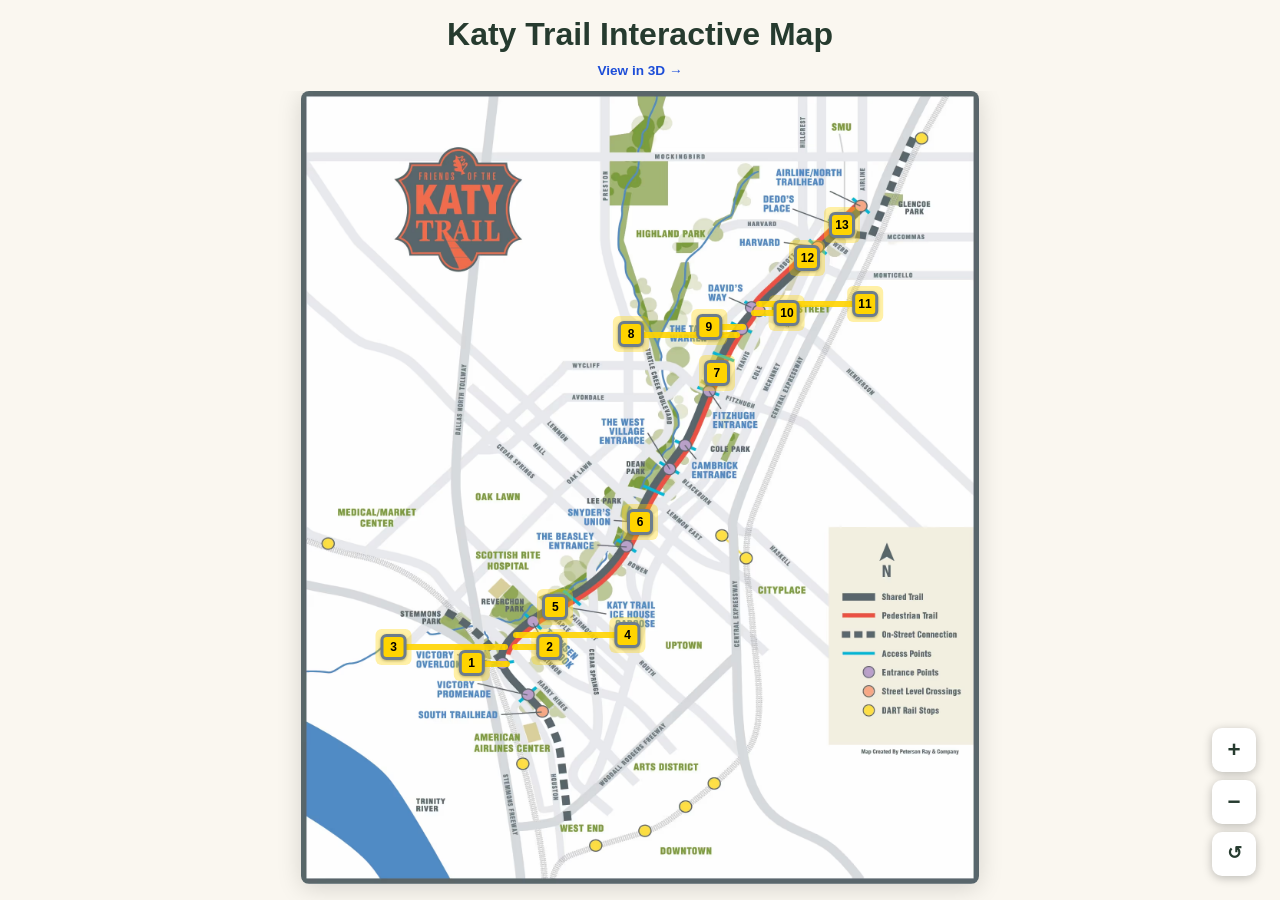
<file: index.html>
<!DOCTYPE html>
<html lang="en">
<head>
<meta charset="UTF-8">
<meta name="viewport" content="width=device-width, initial-scale=1.0">
<title>Katy Trail — Interactive Map</title>
<link rel="stylesheet" href="style.css">
</head>
<body>

<header class="site-header">
  <h1>Katy Trail Interactive Map</h1>
  <a href="map3d.html" class="view-3d-link">View in 3D &rarr;</a>
</header>

<main class="map-stage" id="map-stage">
  <div class="map-wrap" id="map-wrap">
    <img src="assets/katy-trail-map.png" alt="Map of the Katy Trail" class="map-image" id="map-image">
    <div class="scatter-lines" id="scatter-lines"></div>
    <div class="markers" id="markers"></div>
  </div>

  <div class="zoom-controls">
    <button type="button" class="zoom-btn" id="zoom-in" aria-label="Zoom in">+</button>
    <button type="button" class="zoom-btn" id="zoom-out" aria-label="Zoom out">&minus;</button>
    <button type="button" class="zoom-btn zoom-btn-reset" id="zoom-reset" aria-label="Reset zoom">&#8634;</button>
  </div>
</main>

<div class="overlay" id="overlay" hidden>
  <div class="overlay-card" role="dialog" aria-modal="true" aria-labelledby="overlay-title">
    <h2 id="overlay-title"></h2>
    <p id="overlay-text"></p>
    <div class="overlay-gallery" id="overlay-gallery"></div>
  </div>
  <button type="button" class="return-home" id="return-home">Return to Home</button>
</div>

<script src="assets/sites.js"></script>
<script src="script.js"></script>
</body>
</html>
</file>
<file: style.css>
:root {
  --accent: #e85d3d;
  --accent-dark: #c94a2d;
  --ink: #263b2f;
  --paper: #faf7f0;
  --marker-bg: #ffd400;
  --marker-bg-hover: #ffc300;
  --marker-border: #1d4ed8;
  --marker-number: #000000;
}

* { box-sizing: border-box; }

html, body {
  height: 100%;
}

body {
  margin: 0;
  font-family: "Helvetica Neue", Arial, sans-serif;
  background: var(--paper);
  color: var(--ink);
  display: flex;
  flex-direction: column;
  height: 100vh;
  overflow: hidden;
}

.site-header {
  text-align: center;
  padding: 1rem 1rem 0.75rem;
  flex: 0 0 auto;
}

.site-header h1 {
  margin: 0 0 0.25rem;
  font-size: clamp(1.2rem, 3vw, 2rem);
}

.view-3d-link {
  display: inline-block;
  margin-top: 0.4rem;
  font-size: 0.85rem;
  font-weight: 700;
  color: var(--marker-border);
  text-decoration: none;
}

.view-3d-link:hover {
  text-decoration: underline;
}

.site-header p {
  margin: 0;
  color: #5a6b5e;
  font-size: clamp(0.8rem, 1.5vw, 1rem);
}

.map-stage {
  position: relative;
  flex: 1 1 auto;
  min-height: 0;
  display: flex;
  align-items: center;
  justify-content: center;
  padding: 0 1rem 1rem;
  overflow: hidden;
  touch-action: none;
}

.map-wrap {
  position: relative;
  aspect-ratio: 1766 / 2066;
  max-width: 100%;
  max-height: 100%;
  transform-origin: center center;
  transition: transform 0.2s ease-out;
  cursor: grab;
}

.map-wrap.is-interacting {
  transition: none;
}

.map-wrap.is-panning {
  cursor: grabbing;
}

.map-image {
  display: block;
  width: 100%;
  height: 100%;
  border-radius: 8px;
  box-shadow: 0 4px 24px rgba(0, 0, 0, 0.15);
}

.markers {
  position: absolute;
  inset: 0;
  z-index: 2;
}

.scatter-lines {
  position: absolute;
  inset: 0;
  pointer-events: none;
  z-index: 1;
}

.scatter-line {
  position: absolute;
  height: 6px;
  background: var(--marker-bg);
  opacity: 0.9;
  transform: translateY(-50%);
}

.scatter-anchor {
  position: absolute;
  width: 6px;
  height: 6px;
  border-radius: 50%;
  background: var(--marker-bg);
  opacity: 0.9;
  transform: translate(-50%, -50%);
}

.marker {
  position: absolute;
  transform: translate(calc(-50% + var(--scatter-x, 0px)), -50%);
  width: 26px;
  height: 26px;
  display: flex;
  align-items: center;
  justify-content: center;
  border-radius: 6px;
  background: var(--marker-bg);
  border: 3px solid var(--marker-border);
  box-shadow: 0 1px 3px rgba(0, 0, 0, 0.4);
  cursor: pointer;
  padding: 0;
  transition: transform 0.15s ease, background 0.15s ease;
}

.marker-number {
  color: var(--marker-number);
  font-size: 0.75rem;
  font-weight: 700;
  line-height: 1;
  pointer-events: none;
}

.marker::after {
  content: "";
  position: absolute;
  inset: -8px;
  border-radius: inherit;
  background: var(--marker-bg);
  opacity: 0.35;
  animation: pulse 2s ease-out infinite;
  z-index: -1;
}

.marker:hover,
.marker:focus-visible {
  background: var(--marker-bg-hover);
  transform: translate(calc(-50% + var(--scatter-x, 0px)), -50%) scale(1.25);
  outline: none;
}

@keyframes pulse {
  0%   { transform: scale(0.6); opacity: 0.5; }
  100% { transform: scale(1.8); opacity: 0; }
}

/* Overlay — a full page, not a small modal */
.overlay {
  position: fixed;
  inset: 0;
  background: var(--paper);
  overflow-y: auto;
  z-index: 100;
}

.overlay[hidden] { display: none; }

.overlay-card {
  position: relative;
  max-width: 720px;
  margin: 0 auto;
  padding: 3rem 1.75rem 7rem;
  animation: fade-in 0.2s ease;
}

@keyframes fade-in {
  from { opacity: 0; }
  to   { opacity: 1; }
}

.overlay-card h2 {
  margin: 0 0 0.75rem;
  color: var(--accent-dark);
  font-size: clamp(1.6rem, 4vw, 2.2rem);
  padding-right: 1.5rem;
}

.overlay-card p {
  line-height: 1.6;
  font-size: 1.05rem;
  color: #3a3a3a;
}

.overlay-gallery {
  display: flex;
  flex-direction: column;
  gap: 1.25rem;
  margin-top: 1.5rem;
}

.overlay-gallery img {
  width: 100%;
  height: auto;
  display: block;
  object-fit: contain;
  border-radius: 8px;
  box-shadow: 0 4px 18px rgba(0, 0, 0, 0.2);
}

.return-home {
  position: fixed;
  left: 50%;
  bottom: 1.25rem;
  transform: translateX(-50%);
  background: var(--marker-bg);
  border: 3px solid var(--marker-border);
  color: var(--marker-number);
  font-size: 1rem;
  font-weight: 700;
  padding: 0.8rem 2rem;
  border-radius: 999px;
  box-shadow: 0 4px 16px rgba(0, 0, 0, 0.35);
  cursor: pointer;
  z-index: 101;
  display: inline-block;
  text-decoration: none;
}

.return-home:hover {
  background: var(--marker-bg-hover);
}

/* Zoom controls */
.zoom-controls {
  position: absolute;
  right: 1.5rem;
  bottom: 1.5rem;
  display: flex;
  flex-direction: column;
  gap: 0.5rem;
  z-index: 10;
}

.zoom-btn {
  width: 44px;
  height: 44px;
  border: none;
  border-radius: 10px;
  background: #ffffff;
  color: var(--ink);
  font-size: 1.4rem;
  font-weight: 700;
  line-height: 1;
  display: flex;
  align-items: center;
  justify-content: center;
  box-shadow: 0 2px 10px rgba(0, 0, 0, 0.25);
  cursor: pointer;
  user-select: none;
  -webkit-tap-highlight-color: transparent;
  touch-action: manipulation;
}

.zoom-btn:hover {
  background: #f2efe8;
}

.zoom-btn:active {
  background: #e6e2d8;
}

.zoom-btn-reset {
  font-size: 1.1rem;
}

@media (max-width: 480px) {
  .zoom-controls { right: 0.75rem; bottom: 0.75rem; }
  .zoom-btn { width: 40px; height: 40px; }
}

@media (max-width: 480px) {
  .marker { width: 20px; height: 20px; border-width: 2px; border-radius: 5px; }
  .marker-number { font-size: 0.65rem; }
}
</file>
